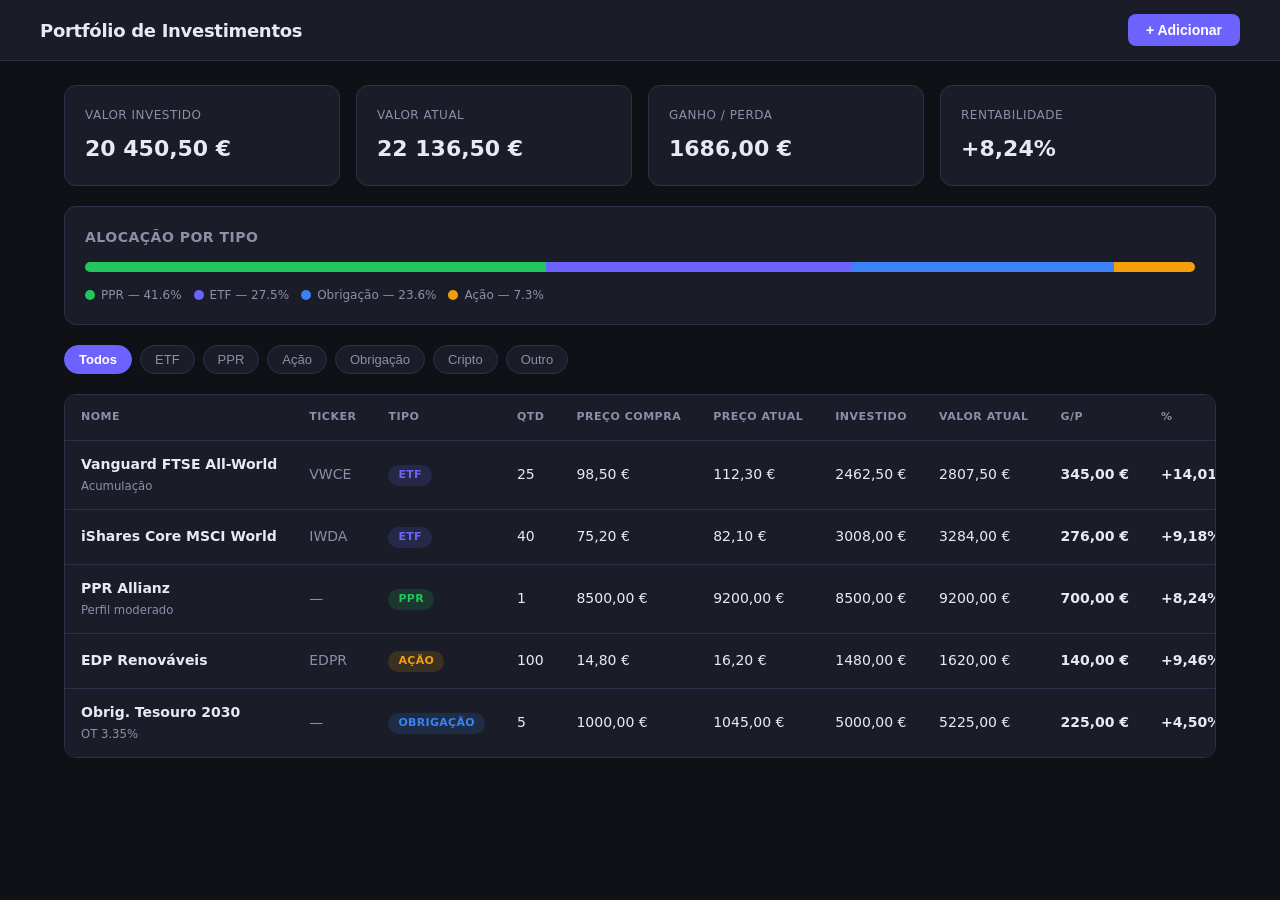
<file: index.html>
<!DOCTYPE html>
<html lang="pt">
<head>
  <meta charset="UTF-8" />
  <meta name="viewport" content="width=device-width, initial-scale=1.0" />
  <title>Gestão de Investimentos</title>
  <link rel="stylesheet" href="styles.css" />
</head>
<body>
  <header>
    <div class="header-inner">
      <h1>Portfólio de Investimentos</h1>
      <button id="btn-add" class="btn btn-primary">+ Adicionar</button>
    </div>
  </header>

  <main>
    <!-- Summary Cards -->
    <section class="summary-grid">
      <div class="card summary-card">
        <span class="label">Valor Investido</span>
        <span class="value" id="total-invested">€0,00</span>
      </div>
      <div class="card summary-card">
        <span class="label">Valor Atual</span>
        <span class="value" id="total-current">€0,00</span>
      </div>
      <div class="card summary-card">
        <span class="label">Ganho / Perda</span>
        <span class="value" id="total-gain">€0,00</span>
      </div>
      <div class="card summary-card">
        <span class="label">Rentabilidade</span>
        <span class="value" id="total-return">0,00%</span>
      </div>
    </section>

    <!-- Allocation Bar -->
    <section class="card allocation-section">
      <h2>Alocação por Tipo</h2>
      <div id="allocation-bar" class="allocation-bar"></div>
      <div id="allocation-legend" class="allocation-legend"></div>
    </section>

    <!-- Filters -->
    <section class="filters">
      <button class="filter-btn active" data-type="all">Todos</button>
      <button class="filter-btn" data-type="ETF">ETF</button>
      <button class="filter-btn" data-type="PPR">PPR</button>
      <button class="filter-btn" data-type="Ação">Ação</button>
      <button class="filter-btn" data-type="Obrigação">Obrigação</button>
      <button class="filter-btn" data-type="Cripto">Cripto</button>
      <button class="filter-btn" data-type="Outro">Outro</button>
    </section>

    <!-- Investments Table -->
    <section class="card table-section">
      <table id="investments-table">
        <thead>
          <tr>
            <th>Nome</th>
            <th>Ticker</th>
            <th>Tipo</th>
            <th>Qtd</th>
            <th>Preço Compra</th>
            <th>Preço Atual</th>
            <th>Investido</th>
            <th>Valor Atual</th>
            <th>G/P</th>
            <th>%</th>
            <th></th>
          </tr>
        </thead>
        <tbody id="investments-body">
          <tr id="empty-row">
            <td colspan="11" class="empty-msg">Sem investimentos. Clique em "+ Adicionar" para começar.</td>
          </tr>
        </tbody>
      </table>
    </section>
  </main>

  <!-- Modal -->
  <div id="modal-overlay" class="modal-overlay hidden">
    <div class="modal">
      <div class="modal-header">
        <h2 id="modal-title">Adicionar Investimento</h2>
        <button id="modal-close" class="btn-icon">&times;</button>
      </div>
      <form id="investment-form">
        <input type="hidden" id="form-id" />
        <div class="form-row">
          <div class="form-group">
            <label for="form-name">Nome *</label>
            <input type="text" id="form-name" placeholder="ex: Vanguard FTSE All-World" required />
          </div>
          <div class="form-group">
            <label for="form-ticker">Ticker</label>
            <input type="text" id="form-ticker" placeholder="ex: VWCE" />
          </div>
        </div>
        <div class="form-row">
          <div class="form-group">
            <label for="form-type">Tipo *</label>
            <select id="form-type" required>
              <option value="">-- Selecionar --</option>
              <option value="ETF">ETF</option>
              <option value="PPR">PPR</option>
              <option value="Ação">Ação</option>
              <option value="Obrigação">Obrigação</option>
              <option value="Cripto">Cripto</option>
              <option value="Outro">Outro</option>
            </select>
          </div>
          <div class="form-group">
            <label for="form-qty">Quantidade *</label>
            <input type="number" id="form-qty" placeholder="ex: 10" min="0" step="any" required />
          </div>
        </div>
        <div class="form-row">
          <div class="form-group">
            <label for="form-buy-price">Preço de Compra (€) *</label>
            <input type="number" id="form-buy-price" placeholder="ex: 100.00" min="0" step="any" required />
          </div>
          <div class="form-group">
            <label for="form-cur-price">Preço Atual (€) *</label>
            <input type="number" id="form-cur-price" placeholder="ex: 115.50" min="0" step="any" required />
          </div>
        </div>
        <div class="form-group">
          <label for="form-notes">Notas</label>
          <textarea id="form-notes" placeholder="Informações adicionais..." rows="2"></textarea>
        </div>
        <div class="modal-actions">
          <button type="button" id="btn-cancel" class="btn btn-secondary">Cancelar</button>
          <button type="submit" class="btn btn-primary">Guardar</button>
        </div>
      </form>
    </div>
  </div>

  <!-- Delete Confirm Modal -->
  <div id="delete-overlay" class="modal-overlay hidden">
    <div class="modal modal-sm">
      <h2>Confirmar eliminação</h2>
      <p id="delete-msg">Tem a certeza que quer eliminar este investimento?</p>
      <div class="modal-actions">
        <button id="delete-cancel" class="btn btn-secondary">Cancelar</button>
        <button id="delete-confirm" class="btn btn-danger">Eliminar</button>
      </div>
    </div>
  </div>

  <script src="app.js"></script>
</body>
</html>
</file>
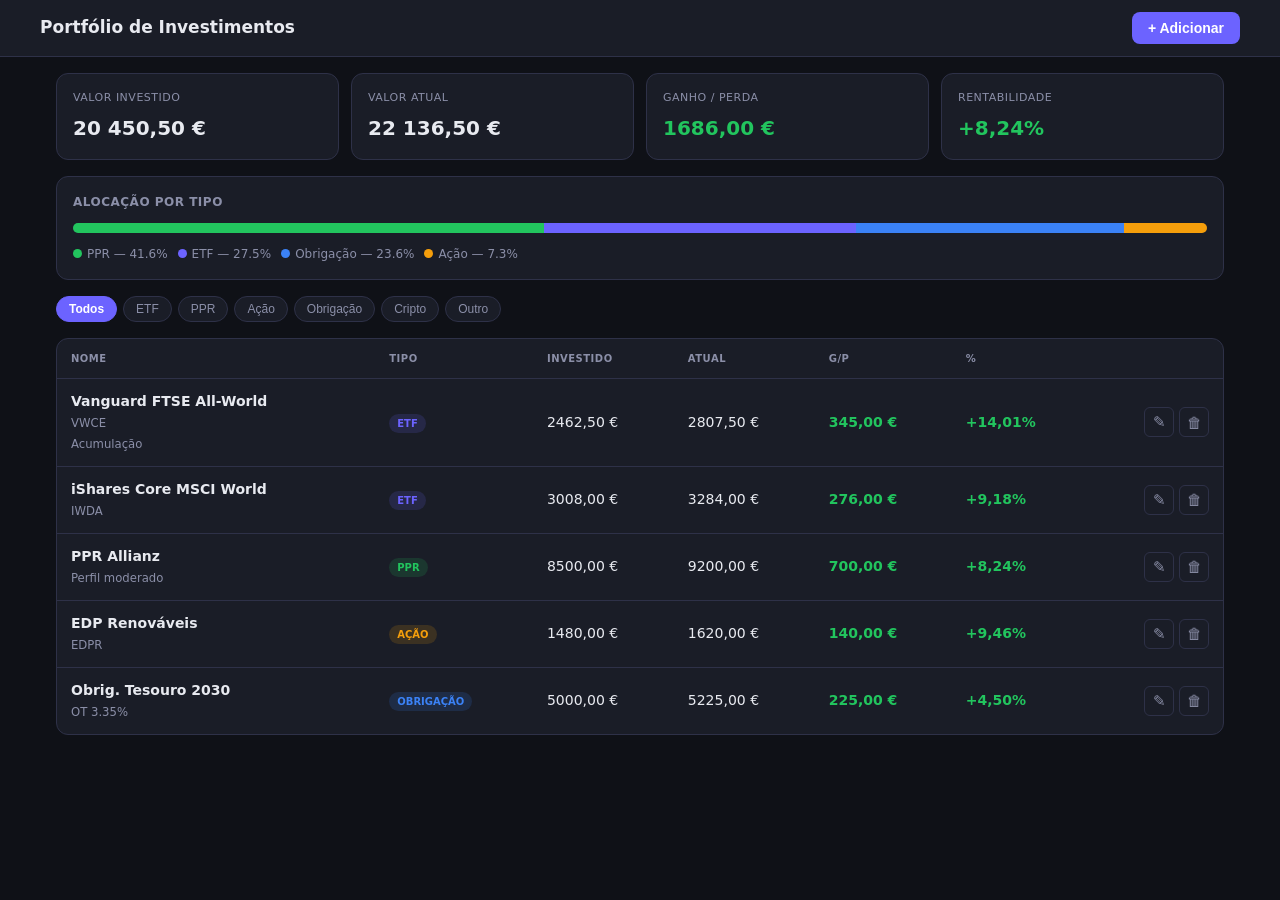
<file: portfolio.html>
<!DOCTYPE html>
<html lang="pt">
<head>
  <meta charset="UTF-8" />
  <meta name="viewport" content="width=device-width, initial-scale=1.0" />
  <title>Gestão de Investimentos</title>
  <style>
/* ── Reset & Base ── */
*, *::before, *::after { box-sizing: border-box; margin: 0; padding: 0; }

:root {
  --bg: #0f1117;
  --surface: #1a1d27;
  --surface2: #252836;
  --border: #2e3148;
  --text: #e8eaf0;
  --text-muted: #8b8fa8;
  --primary: #6c63ff;
  --primary-dark: #5a52d5;
  --green: #22c55e;
  --red: #ef4444;
  --radius: 12px;
  --radius-sm: 8px;
  --c-etf: #6c63ff;
  --c-ppr: #22c55e;
  --c-acao: #f59e0b;
  --c-obrigacao: #3b82f6;
  --c-cripto: #ec4899;
  --c-outro: #8b8fa8;
}

body {
  background: var(--bg);
  color: var(--text);
  font-family: 'Segoe UI', system-ui, sans-serif;
  font-size: 14px;
  line-height: 1.5;
  min-height: 100vh;
}

header {
  background: var(--surface);
  border-bottom: 1px solid var(--border);
  padding: 0 16px;
  position: sticky;
  top: 0;
  z-index: 100;
}

.header-inner {
  max-width: 1200px;
  margin: 0 auto;
  height: 56px;
  display: flex;
  align-items: center;
  justify-content: space-between;
}

header h1 { font-size: 17px; font-weight: 600; }

main {
  max-width: 1200px;
  margin: 0 auto;
  padding: 16px;
  display: flex;
  flex-direction: column;
  gap: 16px;
}

.card {
  background: var(--surface);
  border: 1px solid var(--border);
  border-radius: var(--radius);
  padding: 16px;
}

/* Summary */
.summary-grid {
  display: grid;
  grid-template-columns: 1fr 1fr;
  gap: 12px;
}

.summary-card { display: flex; flex-direction: column; gap: 6px; }
.summary-card .label { font-size: 11px; text-transform: uppercase; letter-spacing: 0.5px; color: var(--text-muted); font-weight: 500; }
.summary-card .value { font-size: 20px; font-weight: 700; }
.summary-card .value.positive { color: var(--green); }
.summary-card .value.negative { color: var(--red); }

/* Allocation */
.allocation-section h2 { font-size: 12px; font-weight: 600; color: var(--text-muted); text-transform: uppercase; letter-spacing: 0.5px; margin-bottom: 12px; }

.allocation-bar { height: 10px; border-radius: 99px; overflow: hidden; display: flex; background: var(--surface2); margin-bottom: 12px; }
.allocation-bar .seg { height: 100%; }
.allocation-legend { display: flex; flex-wrap: wrap; gap: 10px; }
.legend-item { display: flex; align-items: center; gap: 5px; font-size: 12px; color: var(--text-muted); }
.legend-dot { width: 9px; height: 9px; border-radius: 50%; flex-shrink: 0; }

/* Filters */
.filters { display: flex; gap: 6px; flex-wrap: wrap; }
.filter-btn { padding: 5px 12px; border-radius: 99px; border: 1px solid var(--border); background: var(--surface); color: var(--text-muted); font-size: 12px; cursor: pointer; }
.filter-btn.active { background: var(--primary); border-color: var(--primary); color: #fff; font-weight: 600; }

/* Table */
.table-section { padding: 0; overflow-x: auto; }

#investments-table { width: 100%; border-collapse: collapse; }
#investments-table th { text-align: left; font-size: 10px; text-transform: uppercase; letter-spacing: 0.5px; color: var(--text-muted); padding: 12px 14px; border-bottom: 1px solid var(--border); white-space: nowrap; }
#investments-table td { padding: 12px 14px; border-bottom: 1px solid var(--border); white-space: nowrap; }
#investments-table tbody tr:last-child td { border-bottom: none; }

.empty-msg { text-align: center; color: var(--text-muted); padding: 40px 16px !important; }

.badge { display: inline-block; padding: 2px 8px; border-radius: 99px; font-size: 10px; font-weight: 600; text-transform: uppercase; }
.badge-ETF       { background: rgba(108,99,255,.15); color: var(--c-etf); }
.badge-PPR       { background: rgba(34,197,94,.15);  color: var(--c-ppr); }
.badge-Ação      { background: rgba(245,158,11,.15); color: var(--c-acao); }
.badge-Obrigação { background: rgba(59,130,246,.15); color: var(--c-obrigacao); }
.badge-Cripto    { background: rgba(236,72,153,.15); color: var(--c-cripto); }
.badge-Outro     { background: rgba(139,143,168,.15);color: var(--c-outro); }

.gain { color: var(--green); font-weight: 600; }
.loss { color: var(--red);   font-weight: 600; }
.flat { color: var(--text-muted); }

.row-actions { display: flex; gap: 5px; justify-content: flex-end; }
.btn-icon-sm { width: 30px; height: 30px; border-radius: 6px; border: 1px solid var(--border); background: transparent; color: var(--text-muted); cursor: pointer; display: flex; align-items: center; justify-content: center; font-size: 15px; }
.btn-icon-sm.del:active { border-color: var(--red); color: var(--red); }

/* Buttons */
.btn { padding: 8px 16px; border-radius: var(--radius-sm); border: none; font-size: 14px; font-weight: 600; cursor: pointer; }
.btn-primary { background: var(--primary); color: #fff; }
.btn-secondary { background: var(--surface2); color: var(--text); border: 1px solid var(--border); }
.btn-danger { background: var(--red); color: #fff; }
.btn-icon { background: transparent; border: none; color: var(--text-muted); font-size: 22px; cursor: pointer; padding: 2px 6px; border-radius: 4px; }

/* Modal */
.modal-overlay { position: fixed; inset: 0; background: rgba(0,0,0,.75); display: flex; align-items: flex-end; justify-content: center; z-index: 200; }
.modal-overlay.hidden { display: none; }

.modal { background: var(--surface); border: 1px solid var(--border); border-radius: var(--radius) var(--radius) 0 0; width: 100%; max-width: 600px; padding: 24px; max-height: 92vh; overflow-y: auto; }
.modal-sm { border-radius: var(--radius); max-height: none; margin: auto; }

.modal-header { display: flex; align-items: center; justify-content: space-between; margin-bottom: 20px; }
.modal-header h2 { font-size: 17px; font-weight: 700; }
.modal p { color: var(--text-muted); margin: 10px 0 20px; }

.form-row { display: flex; gap: 12px; margin-bottom: 14px; }
.form-group { display: flex; flex-direction: column; gap: 5px; flex: 1; }

label { font-size: 11px; font-weight: 600; text-transform: uppercase; letter-spacing: 0.4px; color: var(--text-muted); }

input, select, textarea { background: var(--surface2); border: 1px solid var(--border); border-radius: var(--radius-sm); color: var(--text); padding: 10px 12px; font-size: 16px; /* 16px prevents iOS zoom */ width: 100%; outline: none; font-family: inherit; }
input:focus, select:focus, textarea:focus { border-color: var(--primary); }
select option { background: var(--surface2); }
textarea { resize: vertical; }

.modal-actions { display: flex; gap: 10px; justify-content: flex-end; margin-top: 20px; }

@media (min-width: 600px) {
  .summary-grid { grid-template-columns: repeat(4, 1fr); }
  .modal { border-radius: var(--radius); margin: auto; }
  .modal-overlay { align-items: center; }
}
  </style>
</head>
<body>
  <header>
    <div class="header-inner">
      <h1>Portfólio de Investimentos</h1>
      <button id="btn-add" class="btn btn-primary">+ Adicionar</button>
    </div>
  </header>

  <main>
    <section class="summary-grid">
      <div class="card summary-card">
        <span class="label">Valor Investido</span>
        <span class="value" id="total-invested">€0,00</span>
      </div>
      <div class="card summary-card">
        <span class="label">Valor Atual</span>
        <span class="value" id="total-current">€0,00</span>
      </div>
      <div class="card summary-card">
        <span class="label">Ganho / Perda</span>
        <span class="value" id="total-gain">€0,00</span>
      </div>
      <div class="card summary-card">
        <span class="label">Rentabilidade</span>
        <span class="value" id="total-return">0,00%</span>
      </div>
    </section>

    <section class="card allocation-section">
      <h2>Alocação por Tipo</h2>
      <div id="allocation-bar" class="allocation-bar"></div>
      <div id="allocation-legend" class="allocation-legend"></div>
    </section>

    <section class="filters">
      <button class="filter-btn active" data-type="all">Todos</button>
      <button class="filter-btn" data-type="ETF">ETF</button>
      <button class="filter-btn" data-type="PPR">PPR</button>
      <button class="filter-btn" data-type="Ação">Ação</button>
      <button class="filter-btn" data-type="Obrigação">Obrigação</button>
      <button class="filter-btn" data-type="Cripto">Cripto</button>
      <button class="filter-btn" data-type="Outro">Outro</button>
    </section>

    <section class="card table-section">
      <table id="investments-table">
        <thead>
          <tr>
            <th>Nome</th>
            <th>Tipo</th>
            <th>Investido</th>
            <th>Atual</th>
            <th>G/P</th>
            <th>%</th>
            <th></th>
          </tr>
        </thead>
        <tbody id="investments-body">
          <tr id="empty-row">
            <td colspan="7" class="empty-msg">Sem investimentos. Toque em "+ Adicionar" para começar.</td>
          </tr>
        </tbody>
      </table>
    </section>
  </main>

  <!-- Add/Edit Modal -->
  <div id="modal-overlay" class="modal-overlay hidden">
    <div class="modal">
      <div class="modal-header">
        <h2 id="modal-title">Adicionar Investimento</h2>
        <button id="modal-close" class="btn-icon">&times;</button>
      </div>
      <form id="investment-form">
        <input type="hidden" id="form-id" />
        <div class="form-row">
          <div class="form-group">
            <label for="form-name">Nome *</label>
            <input type="text" id="form-name" placeholder="ex: Vanguard FTSE All-World" required />
          </div>
          <div class="form-group" style="max-width:110px">
            <label for="form-ticker">Ticker</label>
            <input type="text" id="form-ticker" placeholder="VWCE" />
          </div>
        </div>
        <div class="form-row">
          <div class="form-group">
            <label for="form-type">Tipo *</label>
            <select id="form-type" required>
              <option value="">-- Selecionar --</option>
              <option value="ETF">ETF</option>
              <option value="PPR">PPR</option>
              <option value="Ação">Ação</option>
              <option value="Obrigação">Obrigação</option>
              <option value="Cripto">Cripto</option>
              <option value="Outro">Outro</option>
            </select>
          </div>
          <div class="form-group">
            <label for="form-qty">Quantidade *</label>
            <input type="number" id="form-qty" placeholder="10" min="0" step="any" inputmode="decimal" required />
          </div>
        </div>
        <div class="form-row">
          <div class="form-group">
            <label for="form-buy-price">Preço Compra (€) *</label>
            <input type="number" id="form-buy-price" placeholder="100.00" min="0" step="any" inputmode="decimal" required />
          </div>
          <div class="form-group">
            <label for="form-cur-price">Preço Atual (€) *</label>
            <input type="number" id="form-cur-price" placeholder="115.50" min="0" step="any" inputmode="decimal" required />
          </div>
        </div>
        <div class="form-group">
          <label for="form-notes">Notas</label>
          <textarea id="form-notes" placeholder="Informações adicionais..." rows="2"></textarea>
        </div>
        <div class="modal-actions">
          <button type="button" id="btn-cancel" class="btn btn-secondary">Cancelar</button>
          <button type="submit" class="btn btn-primary">Guardar</button>
        </div>
      </form>
    </div>
  </div>

  <!-- Delete Confirm Modal -->
  <div id="delete-overlay" class="modal-overlay hidden">
    <div class="modal modal-sm">
      <h2>Confirmar eliminação</h2>
      <p id="delete-msg">Tem a certeza?</p>
      <div class="modal-actions">
        <button id="delete-cancel" class="btn btn-secondary">Cancelar</button>
        <button id="delete-confirm" class="btn btn-danger">Eliminar</button>
      </div>
    </div>
  </div>

  <script>
'use strict';

const STORAGE_KEY = 'investment_portfolio_v1';

function loadData() {
  try { return JSON.parse(localStorage.getItem(STORAGE_KEY)) || []; }
  catch { return []; }
}

function saveData(investments) {
  localStorage.setItem(STORAGE_KEY, JSON.stringify(investments));
}

let investments = loadData();
let activeFilter = 'all';
let pendingDeleteId = null;

function formatEur(v) {
  return new Intl.NumberFormat('pt-PT', { style: 'currency', currency: 'EUR' }).format(v);
}

function formatPct(v) {
  return (v > 0 ? '+' : '') + v.toFixed(2).replace('.', ',') + '%';
}

function calcInvested(i) { return i.qty * i.buyPrice; }
function calcCurrent(i)  { return i.qty * i.curPrice; }
function calcGain(i)     { return calcCurrent(i) - calcInvested(i); }
function calcReturn(i)   { const x = calcInvested(i); return x === 0 ? 0 : (calcGain(i) / x) * 100; }
function gainClass(v)    { return v > 0 ? 'gain' : v < 0 ? 'loss' : 'flat'; }

function typeColor(t) {
  return { ETF:'#6c63ff', PPR:'#22c55e', 'Ação':'#f59e0b', 'Obrigação':'#3b82f6', Cripto:'#ec4899', Outro:'#8b8fa8' }[t] || '#8b8fa8';
}

function newId() { return Date.now().toString(36) + Math.random().toString(36).slice(2); }

function escHtml(s) {
  return String(s).replace(/&/g,'&amp;').replace(/</g,'&lt;').replace(/>/g,'&gt;').replace(/"/g,'&quot;');
}

function filtered() {
  return activeFilter === 'all' ? investments : investments.filter(i => i.type === activeFilter);
}

function renderSummary() {
  const list = filtered();
  const ti = list.reduce((s,i) => s + calcInvested(i), 0);
  const tc = list.reduce((s,i) => s + calcCurrent(i), 0);
  const tg = tc - ti;
  const tr = ti === 0 ? 0 : (tg / ti) * 100;

  document.getElementById('total-invested').textContent = formatEur(ti);
  document.getElementById('total-current').textContent  = formatEur(tc);

  const ge = document.getElementById('total-gain');
  const re = document.getElementById('total-return');
  ge.textContent = formatEur(tg);
  re.textContent = formatPct(tr);
  ge.className = 'value ' + gainClass(tg);
  re.className = 'value ' + gainClass(tr);
}

function renderAllocation() {
  const bar = document.getElementById('allocation-bar');
  const leg = document.getElementById('allocation-legend');
  const total = investments.reduce((s,i) => s + calcCurrent(i), 0);
  const groups = {};
  for (const i of investments) groups[i.type] = (groups[i.type] || 0) + calcCurrent(i);

  bar.innerHTML = leg.innerHTML = '';
  if (total === 0) { bar.style.background = 'var(--surface2)'; return; }
  bar.style.background = '';

  Object.entries(groups).sort((a,b) => b[1]-a[1]).forEach(([type, val]) => {
    const pct = (val / total) * 100;
    const color = typeColor(type);
    const seg = document.createElement('div');
    seg.className = 'seg';
    seg.style.cssText = `width:${pct}%;background:${color}`;
    bar.appendChild(seg);
    const item = document.createElement('div');
    item.className = 'legend-item';
    item.innerHTML = `<span class="legend-dot" style="background:${color}"></span><span>${type} — ${pct.toFixed(1)}%</span>`;
    leg.appendChild(item);
  });
}

function renderTable() {
  const tbody = document.getElementById('investments-body');
  const list  = filtered();
  tbody.innerHTML = '';

  if (list.length === 0) {
    tbody.innerHTML = `<tr><td colspan="7" class="empty-msg">${activeFilter === 'all' ? 'Sem investimentos. Toque em "+ Adicionar" para começar.' : 'Sem investimentos nesta categoria.'}</td></tr>`;
    return;
  }

  for (const inv of list) {
    const gain = calcGain(inv);
    const ret  = calcReturn(inv);
    const gc   = gainClass(gain);
    const tr   = document.createElement('tr');
    tr.innerHTML = `
      <td><strong>${escHtml(inv.name)}</strong>${inv.ticker ? `<br><small style="color:var(--text-muted)">${escHtml(inv.ticker)}</small>` : ''}${inv.notes ? `<br><small style="color:var(--text-muted)">${escHtml(inv.notes)}</small>` : ''}</td>
      <td><span class="badge badge-${escHtml(inv.type)}">${escHtml(inv.type)}</span></td>
      <td>${formatEur(calcInvested(inv))}</td>
      <td>${formatEur(calcCurrent(inv))}</td>
      <td class="${gc}">${formatEur(gain)}</td>
      <td class="${gc}">${formatPct(ret)}</td>
      <td>
        <div class="row-actions">
          <button class="btn-icon-sm" onclick="openEdit('${inv.id}')" title="Editar">&#9998;</button>
          <button class="btn-icon-sm del" onclick="openDelete('${inv.id}')" title="Eliminar">&#128465;</button>
        </div>
      </td>`;
    tbody.appendChild(tr);
  }
}

function render() { renderSummary(); renderAllocation(); renderTable(); }

function openAdd() {
  document.getElementById('modal-title').textContent = 'Adicionar Investimento';
  document.getElementById('investment-form').reset();
  document.getElementById('form-id').value = '';
  showModal('modal-overlay');
}

function openEdit(id) {
  const inv = investments.find(i => i.id === id);
  if (!inv) return;
  document.getElementById('modal-title').textContent = 'Editar Investimento';
  document.getElementById('form-id').value        = inv.id;
  document.getElementById('form-name').value      = inv.name;
  document.getElementById('form-ticker').value    = inv.ticker || '';
  document.getElementById('form-type').value      = inv.type;
  document.getElementById('form-qty').value       = inv.qty;
  document.getElementById('form-buy-price').value = inv.buyPrice;
  document.getElementById('form-cur-price').value = inv.curPrice;
  document.getElementById('form-notes').value     = inv.notes || '';
  showModal('modal-overlay');
}

function openDelete(id) {
  const inv = investments.find(i => i.id === id);
  if (!inv) return;
  pendingDeleteId = id;
  document.getElementById('delete-msg').textContent = `Tem a certeza que quer eliminar "${inv.name}"?`;
  showModal('delete-overlay');
}

function showModal(id)  { document.getElementById(id).classList.remove('hidden'); }
function closeModal()   { document.getElementById('modal-overlay').classList.add('hidden'); }
function closeDelete()  { pendingDeleteId = null; document.getElementById('delete-overlay').classList.add('hidden'); }

function confirmDelete() {
  if (!pendingDeleteId) return;
  investments = investments.filter(i => i.id !== pendingDeleteId);
  saveData(investments);
  render();
  closeDelete();
}

document.getElementById('investment-form').addEventListener('submit', e => {
  e.preventDefault();
  const id       = document.getElementById('form-id').value;
  const name     = document.getElementById('form-name').value.trim();
  const ticker   = document.getElementById('form-ticker').value.trim().toUpperCase();
  const type     = document.getElementById('form-type').value;
  const qty      = parseFloat(document.getElementById('form-qty').value);
  const buyPrice = parseFloat(document.getElementById('form-buy-price').value);
  const curPrice = parseFloat(document.getElementById('form-cur-price').value);
  const notes    = document.getElementById('form-notes').value.trim();

  if (!name || !type || isNaN(qty) || isNaN(buyPrice) || isNaN(curPrice)) return;

  if (id) {
    const inv = investments.find(i => i.id === id);
    if (inv) Object.assign(inv, { name, ticker, type, qty, buyPrice, curPrice, notes });
  } else {
    investments.push({ id: newId(), name, ticker, type, qty, buyPrice, curPrice, notes });
  }

  saveData(investments);
  render();
  closeModal();
});

document.querySelectorAll('.filter-btn').forEach(btn => {
  btn.addEventListener('click', () => {
    document.querySelectorAll('.filter-btn').forEach(b => b.classList.remove('active'));
    btn.classList.add('active');
    activeFilter = btn.dataset.type;
    render();
  });
});

document.getElementById('btn-add').addEventListener('click', openAdd);
document.getElementById('modal-close').addEventListener('click', closeModal);
document.getElementById('btn-cancel').addEventListener('click', closeModal);
document.getElementById('delete-cancel').addEventListener('click', closeDelete);
document.getElementById('delete-confirm').addEventListener('click', confirmDelete);
document.getElementById('modal-overlay').addEventListener('click', e => { if (e.target === e.currentTarget) closeModal(); });
document.getElementById('delete-overlay').addEventListener('click', e => { if (e.target === e.currentTarget) closeDelete(); });

// Demo data
if (investments.length === 0) {
  investments = [
    { id: newId(), name: 'Vanguard FTSE All-World', ticker: 'VWCE', type: 'ETF',       qty: 25,  buyPrice: 98.50,  curPrice: 112.30, notes: 'Acumulação' },
    { id: newId(), name: 'iShares Core MSCI World', ticker: 'IWDA', type: 'ETF',       qty: 40,  buyPrice: 75.20,  curPrice: 82.10,  notes: '' },
    { id: newId(), name: 'PPR Allianz',             ticker: '',     type: 'PPR',       qty: 1,   buyPrice: 8500,   curPrice: 9200,   notes: 'Perfil moderado' },
    { id: newId(), name: 'EDP Renováveis',          ticker: 'EDPR', type: 'Ação',      qty: 100, buyPrice: 14.80,  curPrice: 16.20,  notes: '' },
    { id: newId(), name: 'Obrig. Tesouro 2030',     ticker: '',     type: 'Obrigação', qty: 5,   buyPrice: 1000,   curPrice: 1045,   notes: 'OT 3.35%' },
  ];
  saveData(investments);
}

render();
  </script>
</body>
</html>
</file>
<file: styles.css>
/* ── Reset & Base ── */
*, *::before, *::after { box-sizing: border-box; margin: 0; padding: 0; }

:root {
  --bg: #0f1117;
  --surface: #1a1d27;
  --surface2: #252836;
  --border: #2e3148;
  --text: #e8eaf0;
  --text-muted: #8b8fa8;
  --primary: #6c63ff;
  --primary-dark: #5a52d5;
  --green: #22c55e;
  --red: #ef4444;
  --yellow: #f59e0b;
  --radius: 12px;
  --radius-sm: 8px;

  /* Type colours */
  --c-etf: #6c63ff;
  --c-ppr: #22c55e;
  --c-acao: #f59e0b;
  --c-obrigacao: #3b82f6;
  --c-cripto: #ec4899;
  --c-outro: #8b8fa8;
}

body {
  background: var(--bg);
  color: var(--text);
  font-family: 'Segoe UI', system-ui, sans-serif;
  font-size: 14px;
  line-height: 1.5;
  min-height: 100vh;
}

/* ── Header ── */
header {
  background: var(--surface);
  border-bottom: 1px solid var(--border);
  padding: 0 24px;
  position: sticky;
  top: 0;
  z-index: 100;
}

.header-inner {
  max-width: 1200px;
  margin: 0 auto;
  height: 60px;
  display: flex;
  align-items: center;
  justify-content: space-between;
}

header h1 {
  font-size: 18px;
  font-weight: 600;
  color: var(--text);
  letter-spacing: -0.3px;
}

/* ── Main Layout ── */
main {
  max-width: 1200px;
  margin: 0 auto;
  padding: 24px;
  display: flex;
  flex-direction: column;
  gap: 20px;
}

/* ── Cards ── */
.card {
  background: var(--surface);
  border: 1px solid var(--border);
  border-radius: var(--radius);
  padding: 20px;
}

/* ── Summary Grid ── */
.summary-grid {
  display: grid;
  grid-template-columns: repeat(4, 1fr);
  gap: 16px;
}

.summary-card {
  display: flex;
  flex-direction: column;
  gap: 8px;
  padding: 20px;
}

.summary-card .label {
  font-size: 12px;
  text-transform: uppercase;
  letter-spacing: 0.5px;
  color: var(--text-muted);
  font-weight: 500;
}

.summary-card .value {
  font-size: 22px;
  font-weight: 700;
  color: var(--text);
}

.summary-card .value.positive { color: var(--green); }
.summary-card .value.negative { color: var(--red); }

/* ── Allocation Bar ── */
.allocation-section h2 {
  font-size: 14px;
  font-weight: 600;
  color: var(--text-muted);
  text-transform: uppercase;
  letter-spacing: 0.5px;
  margin-bottom: 14px;
}

.allocation-bar {
  height: 10px;
  border-radius: 99px;
  overflow: hidden;
  display: flex;
  background: var(--surface2);
  margin-bottom: 14px;
}

.allocation-bar .seg {
  height: 100%;
  transition: width 0.3s ease;
}

.allocation-legend {
  display: flex;
  flex-wrap: wrap;
  gap: 12px;
}

.legend-item {
  display: flex;
  align-items: center;
  gap: 6px;
  font-size: 12px;
  color: var(--text-muted);
}

.legend-dot {
  width: 10px;
  height: 10px;
  border-radius: 50%;
  flex-shrink: 0;
}

/* ── Filters ── */
.filters {
  display: flex;
  gap: 8px;
  flex-wrap: wrap;
}

.filter-btn {
  padding: 6px 14px;
  border-radius: 99px;
  border: 1px solid var(--border);
  background: var(--surface);
  color: var(--text-muted);
  font-size: 13px;
  cursor: pointer;
  transition: all 0.15s;
}

.filter-btn:hover { border-color: var(--primary); color: var(--text); }
.filter-btn.active { background: var(--primary); border-color: var(--primary); color: #fff; font-weight: 600; }

/* ── Table ── */
.table-section { padding: 0; overflow-x: auto; }

#investments-table {
  width: 100%;
  border-collapse: collapse;
}

#investments-table th {
  text-align: left;
  font-size: 11px;
  text-transform: uppercase;
  letter-spacing: 0.5px;
  color: var(--text-muted);
  padding: 14px 16px;
  border-bottom: 1px solid var(--border);
  white-space: nowrap;
}

#investments-table td {
  padding: 13px 16px;
  border-bottom: 1px solid var(--border);
  color: var(--text);
  white-space: nowrap;
}

#investments-table tbody tr:last-child td { border-bottom: none; }

#investments-table tbody tr:hover td { background: var(--surface2); }

.empty-msg {
  text-align: center;
  color: var(--text-muted);
  padding: 48px 16px !important;
}

/* Type Badge */
.badge {
  display: inline-block;
  padding: 2px 10px;
  border-radius: 99px;
  font-size: 11px;
  font-weight: 600;
  text-transform: uppercase;
  letter-spacing: 0.3px;
}

.badge-ETF       { background: rgba(108,99,255,.15); color: var(--c-etf); }
.badge-PPR       { background: rgba(34,197,94,.15);  color: var(--c-ppr); }
.badge-Ação      { background: rgba(245,158,11,.15); color: var(--c-acao); }
.badge-Obrigação { background: rgba(59,130,246,.15); color: var(--c-obrigacao); }
.badge-Cripto    { background: rgba(236,72,153,.15); color: var(--c-cripto); }
.badge-Outro     { background: rgba(139,143,168,.15);color: var(--c-outro); }

/* Gain/Loss cells */
.gain  { color: var(--green); font-weight: 600; }
.loss  { color: var(--red);   font-weight: 600; }
.flat  { color: var(--text-muted); }

/* Row actions */
.row-actions { display: flex; gap: 6px; justify-content: flex-end; }

.btn-icon-sm {
  width: 28px; height: 28px;
  border-radius: 6px;
  border: 1px solid var(--border);
  background: transparent;
  color: var(--text-muted);
  cursor: pointer;
  display: flex; align-items: center; justify-content: center;
  font-size: 14px;
  transition: all 0.15s;
}

.btn-icon-sm:hover { background: var(--surface2); color: var(--text); }
.btn-icon-sm.del:hover { border-color: var(--red); color: var(--red); background: rgba(239,68,68,.1); }

/* ── Buttons ── */
.btn {
  padding: 8px 18px;
  border-radius: var(--radius-sm);
  border: none;
  font-size: 14px;
  font-weight: 600;
  cursor: pointer;
  transition: all 0.15s;
}

.btn-primary { background: var(--primary); color: #fff; }
.btn-primary:hover { background: var(--primary-dark); }
.btn-secondary { background: var(--surface2); color: var(--text); border: 1px solid var(--border); }
.btn-secondary:hover { border-color: var(--primary); }
.btn-danger { background: var(--red); color: #fff; }
.btn-danger:hover { background: #c53030; }

.btn-icon {
  background: transparent;
  border: none;
  color: var(--text-muted);
  font-size: 22px;
  cursor: pointer;
  line-height: 1;
  padding: 2px 6px;
  border-radius: 4px;
}

.btn-icon:hover { color: var(--text); background: var(--surface2); }

/* ── Modal ── */
.modal-overlay {
  position: fixed; inset: 0;
  background: rgba(0,0,0,.7);
  display: flex; align-items: center; justify-content: center;
  z-index: 200;
  padding: 16px;
}

.modal-overlay.hidden { display: none; }

.modal {
  background: var(--surface);
  border: 1px solid var(--border);
  border-radius: var(--radius);
  width: 100%;
  max-width: 560px;
  padding: 28px;
}

.modal-sm { max-width: 380px; }

.modal-header {
  display: flex;
  align-items: center;
  justify-content: space-between;
  margin-bottom: 24px;
}

.modal-header h2 { font-size: 18px; font-weight: 700; }

.modal p { color: var(--text-muted); margin: 12px 0 24px; }

/* Form */
.form-row { display: flex; gap: 16px; margin-bottom: 16px; }
.form-group { display: flex; flex-direction: column; gap: 6px; flex: 1; }

label {
  font-size: 12px;
  font-weight: 600;
  text-transform: uppercase;
  letter-spacing: 0.4px;
  color: var(--text-muted);
}

input, select, textarea {
  background: var(--surface2);
  border: 1px solid var(--border);
  border-radius: var(--radius-sm);
  color: var(--text);
  padding: 9px 12px;
  font-size: 14px;
  width: 100%;
  outline: none;
  transition: border-color 0.15s;
  font-family: inherit;
}

input:focus, select:focus, textarea:focus { border-color: var(--primary); }
select option { background: var(--surface2); }
textarea { resize: vertical; }

.modal-actions {
  display: flex;
  gap: 10px;
  justify-content: flex-end;
  margin-top: 24px;
}

/* ── Responsive ── */
@media (max-width: 768px) {
  .summary-grid { grid-template-columns: 1fr 1fr; }
  main { padding: 16px; }
  .form-row { flex-direction: column; }
}

@media (max-width: 480px) {
  .summary-grid { grid-template-columns: 1fr; }
}
</file>
